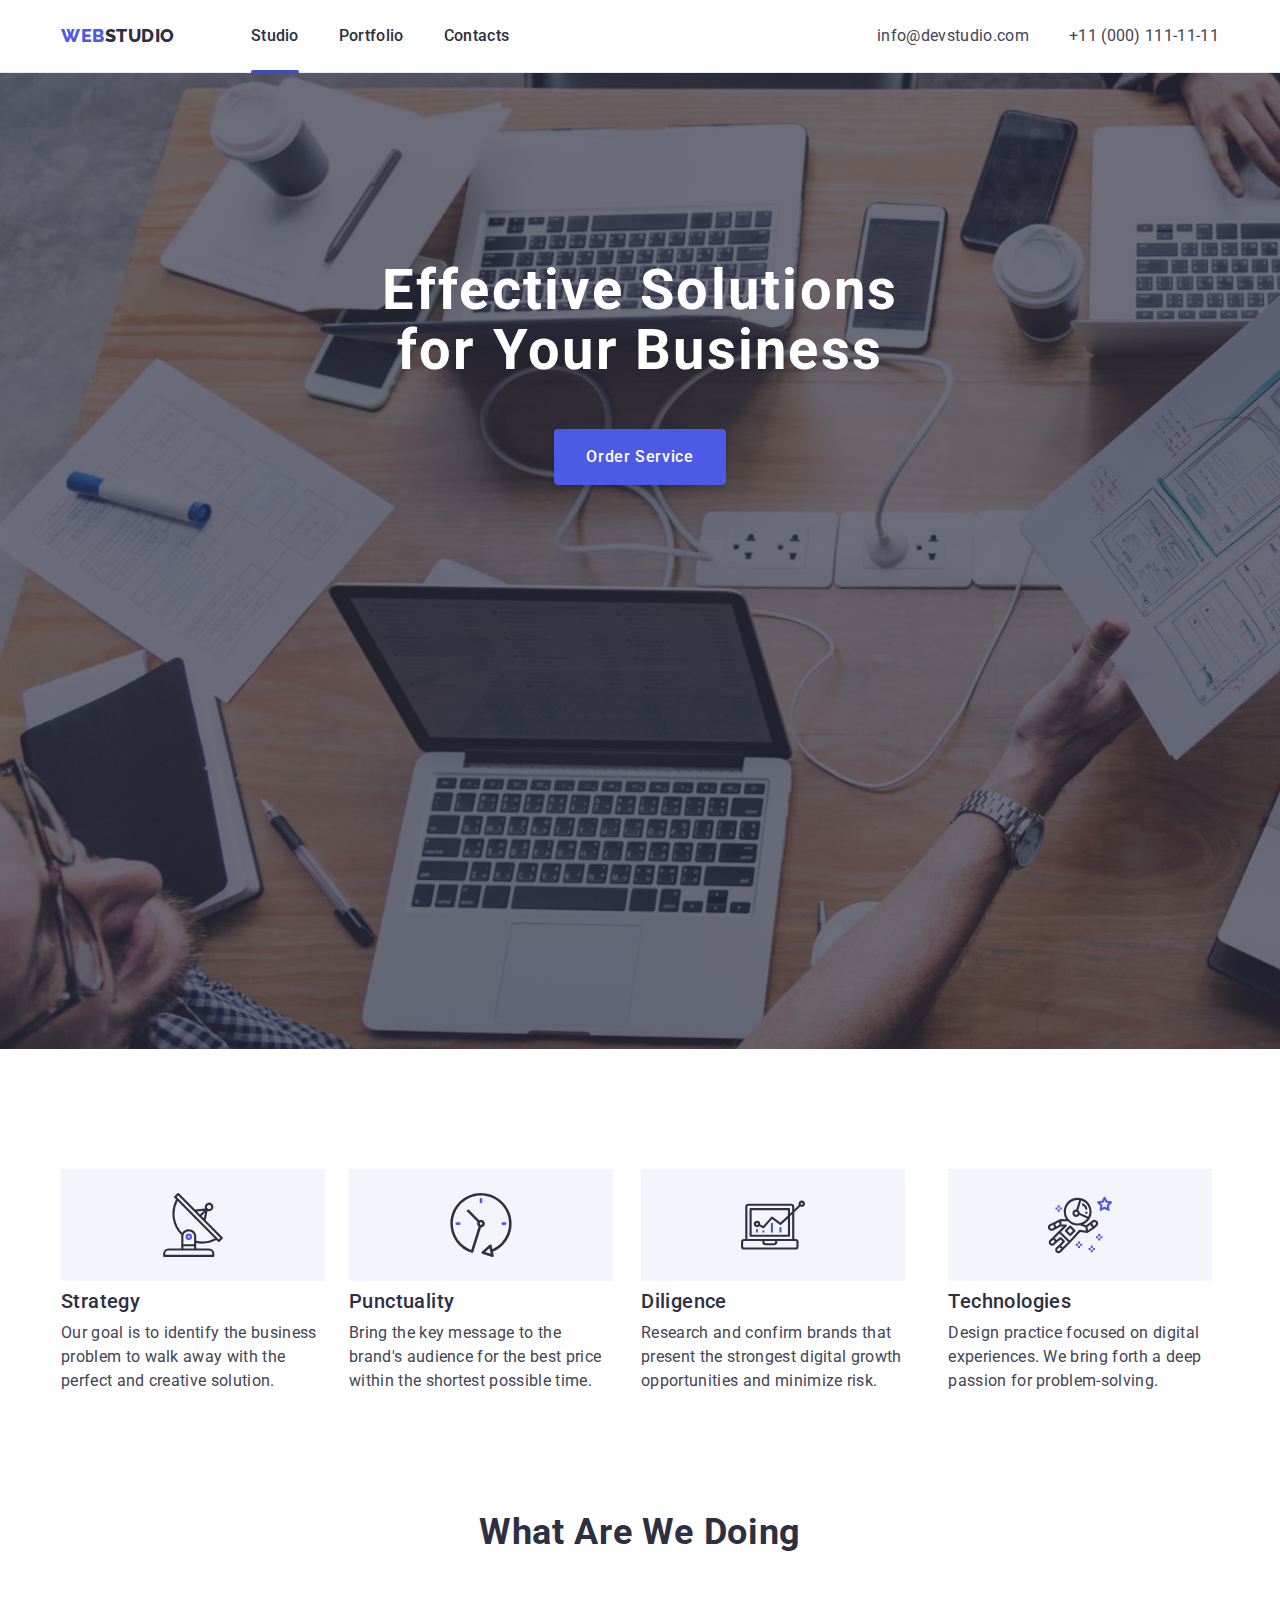
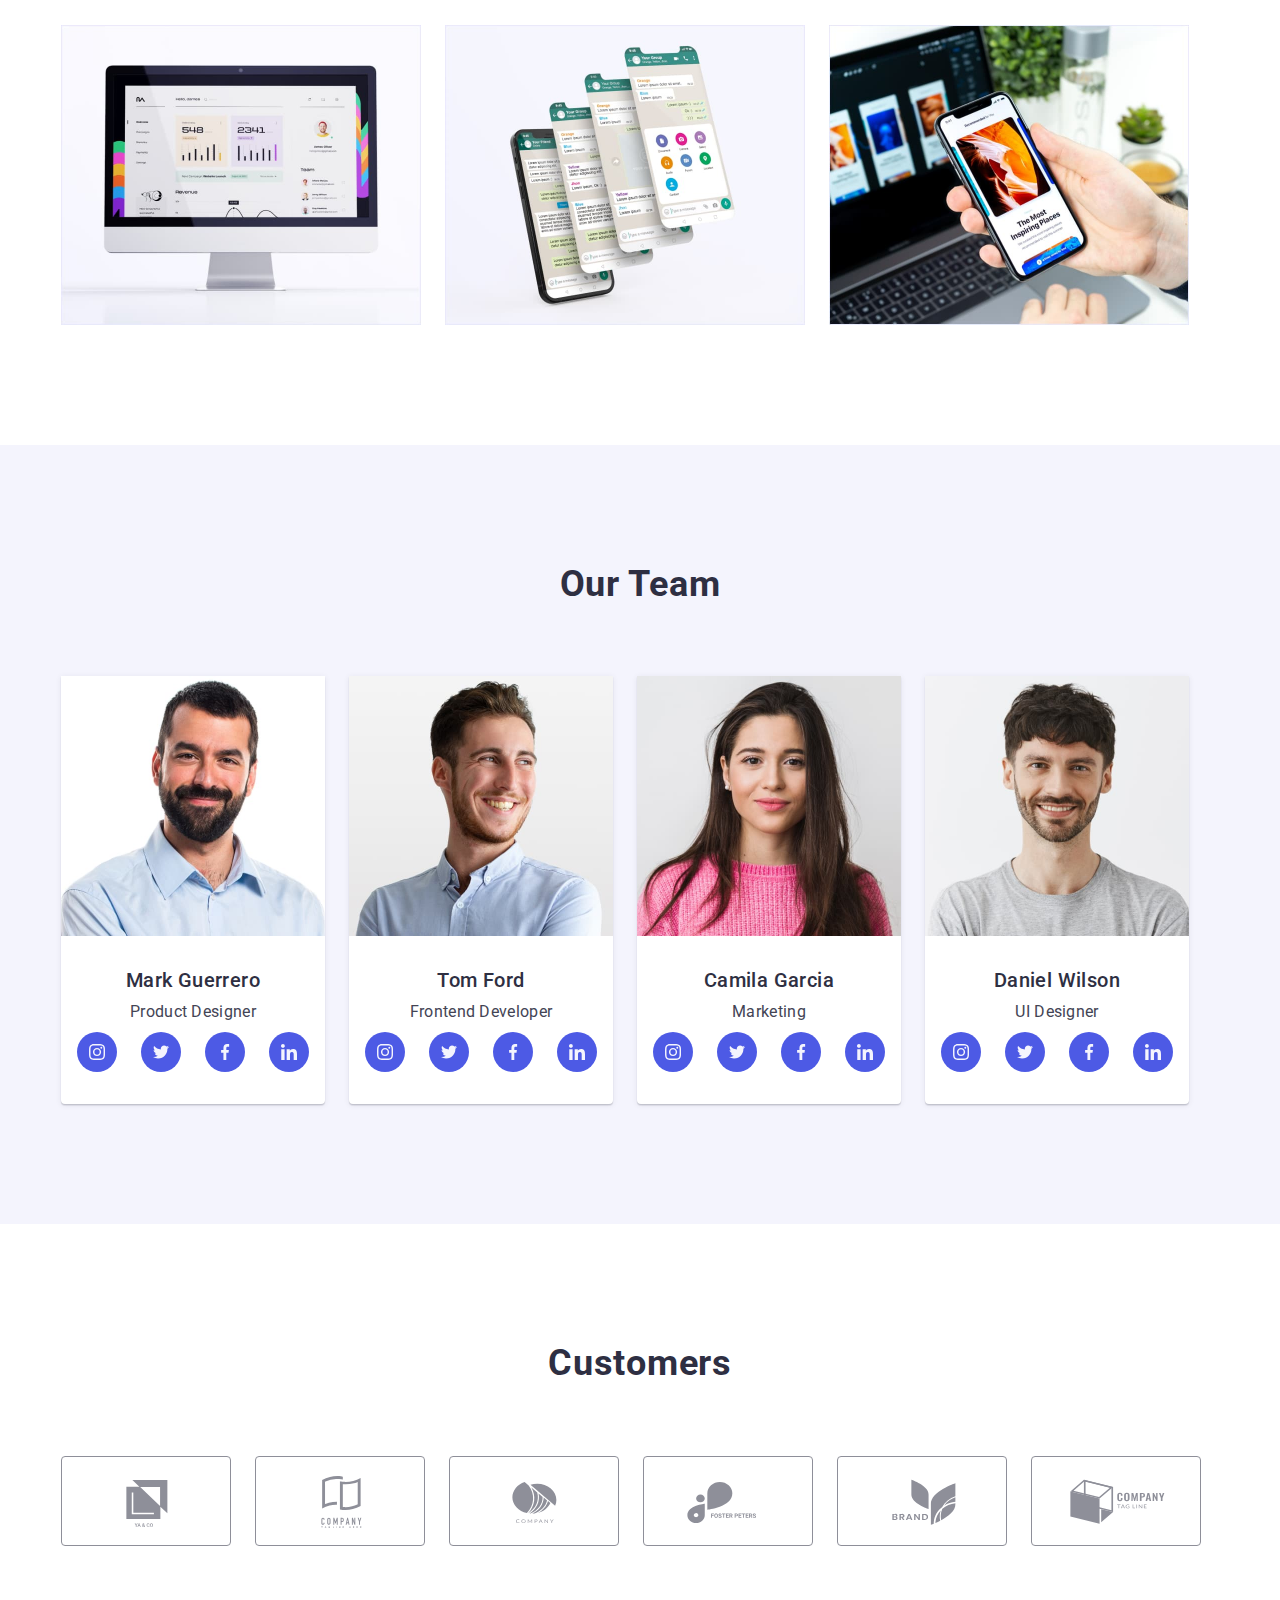
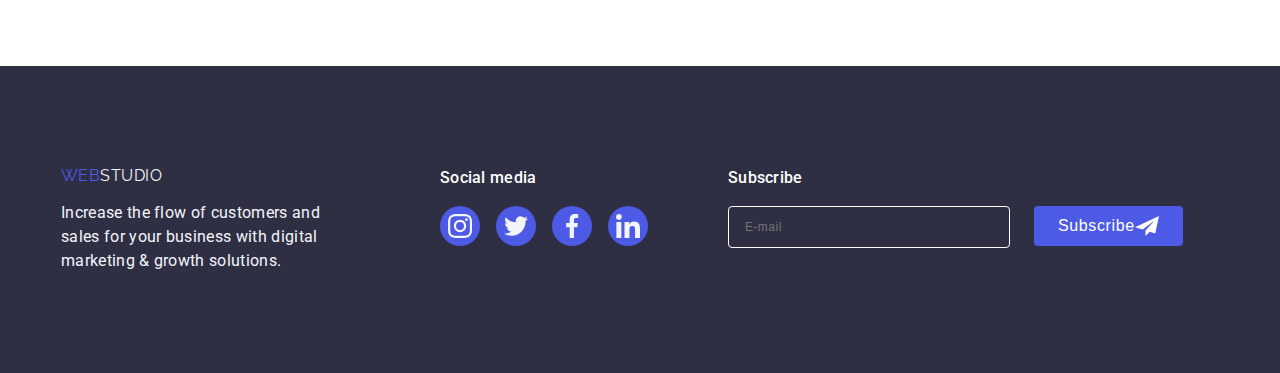
<file: index.html>
<!DOCTYPE html>
<html lang="en">
    <head>
        <meta charset="UTF-8" />
        <meta name="viewport" content="width=device-width, initial-scale=1.0" />
        <title>Studio</title>
        <link
            rel="stylesheet"
            href="https://cdnjs.cloudflare.com/ajax/libs/modern-normalize/2.0.0/modern-normalize.min.css"
            integrity="sha512-4xo8blKMVCiXpTaLzQSLSw3KFOVPWhm/TRtuPVc4WG6kUgjH6J03IBuG7JZPkcWMxJ5huwaBpOpnwYElP/m6wg=="
            crossorigin="anonymous"
            referrerpolicy="no-referrer"
        />
        <link rel="stylesheet" href="./css/styles.css" />
        <link rel="preconnect" href="https://fonts.googleapis.com" />
        <link rel="preconnect" href="https://fonts.gstatic.com" crossorigin />
        <link
            href="https://fonts.googleapis.com/css2?family=Raleway:wght@800&family=Roboto:wght@400;500;700;900&display=swap"
            rel="stylesheet"
        />
    </head>
    <body>
        <header>
            <div class="container header-container">
                <nav class="nav">
                    <a class="logo-header" href="./index.html"
                        ><span class="logo-web">WEB</span>STUDIO</a
                    >
                    <ul class="list menu-list">
                        <li>
                            <a class="menu current-link" href="./index.html"
                                >Studio</a
                            >
                        </li>
                        <li>
                            <a class="menu" href="./portfolio.html"
                                >Portfolio</a
                            >
                        </li>
                        <li>
                            <a class="menu" href="#">Contacts</a>
                        </li>
                    </ul>
                </nav>
                <address class="address">
                    <a class="contacts" href="mailto:info@devstudio.com"
                        >info@devstudio.com</a
                    >
                    <a class="contacts" href="tel:+110001111111"
                        >+11 (000) 111-11-11</a
                    >
                </address>
            </div>
        </header>
        <main>
            <section class="hero">
                <div class="container hero-container">
                    <h1 class="hero-text">
                        Effective Solutions for Your Business
                    </h1>
                    <button class="button-studio" type="button" data-modal-open>
                        Order Service
                    </button>
                </div>
            </section>
            <section class="section">
                <div class="container">
                    <ul class="offers list">
                        <li class="offer-position">
                            <div class="offers-icons-background">
                                <svg
                                    class="offers-icons"
                                    width="64"
                                    height="64"
                                >
                                    <use
                                        xlink:href="images/icons.svg#icon-antenna-1"
                                    ></use>
                                </svg>
                            </div>
                            <h3 class="offer">Strategy</h3>
                            <p class="offer-description">
                                Our goal is to identify the business problem to
                                walk away with the perfect and creative
                                solution.
                            </p>
                        </li>
                        <li class="offer-position">
                            <div class="offers-icons-background">
                                <svg
                                    class="offers-icons"
                                    width="64"
                                    height="64"
                                >
                                    <use
                                        xlink:href="images/icons.svg#icon-clock-1"
                                    ></use>
                                </svg>
                            </div>
                            <h3 class="offer">Punctuality</h3>
                            <p class="offer-description">
                                Bring the key message to the brand's audience
                                for the best price within the shortest possible
                                time.
                            </p>
                        </li>
                        <li class="offer-position">
                            <div class="offers-icons-background">
                                <svg
                                    class="offers-icons"
                                    width="64"
                                    height="64"
                                >
                                    <use
                                        xlink:href="images/icons.svg#icon-diagram-1"
                                    ></use>
                                </svg>
                            </div>
                            <h3 class="offer">Diligence</h3>
                            <p class="offer-description">
                                Research and confirm brands that present the
                                strongest digital growth opportunities and
                                minimize risk.
                            </p>
                        </li>
                        <li class="offer-position">
                            <div class="offers-icons-background">
                                <svg
                                    class="offers-icons"
                                    width="64"
                                    height="64"
                                >
                                    <use
                                        xlink:href="images/icons.svg#icon-astronaut-1"
                                    ></use>
                                </svg>
                            </div>
                            <h3 class="offer">Technologies</h3>
                            <p class="offer-description">
                                Design practice focused on digital experiences.
                                We bring forth a deep passion for
                                problem-solving.
                            </p>
                        </li>
                    </ul>
                </div>
            </section>
            <section class="section section-what-are-we-doing">
                <div class="container">
                    <h2 class="what-are-we-doing">What Are We Doing</h2>
                    <ul class="list what-are-we-doing-list">
                        <li>
                            <img
                                src="images/computer.jpg"
                                alt="Screen of computer"
                                width="360"
                                height="300"
                            />
                        </li>
                        <li>
                            <img
                                src="images/phone.jpg"
                                alt="Phone with four screenshots"
                                width="360"
                                height="300"
                            />
                        </li>
                        <li>
                            <img
                                src="images/phone-and-computer.jpg"
                                alt="Phone in a hand and computer on the background"
                                width="360"
                                height="300"
                            />
                        </li>
                    </ul>
                </div>
            </section>
            <section class="our-team-section section">
                <div class="container">
                    <h2 class="our-team">Our Team</h2>
                    <ul class="list our-team-list">
                        <li class="our-team-card">
                            <img
                                src="images/mark-guerrero.jpg"
                                alt="Happy man with dark hair and bread, dressed in blue shirt"
                                width="264"
                                height="260"
                            />
                            <div class="our-team-name">
                                <h3 class="name">Mark Guerrero</h3>
                                <p class="position">Product Designer</p>
                                <ul class="our-team-social-media">
                                    <li>
                                        <a class="our-team-link" href="#">
                                            <svg class="our-team-icon">
                                                <use
                                                    xlink:href="images/icons.svg#icon-instagram"
                                                ></use>
                                            </svg>
                                        </a>
                                    </li>
                                    <li>
                                        <a class="our-team-link" href="#">
                                            <svg class="our-team-icon">
                                                <use
                                                    xlink:href="images/icons.svg#icon-twitter"
                                                ></use>
                                            </svg>
                                        </a>
                                    </li>
                                    <li>
                                        <a class="our-team-link" href="#">
                                            <svg class="our-team-icon">
                                                <use
                                                    xlink:href="images/icons.svg#icon-facebook"
                                                ></use>
                                            </svg>
                                        </a>
                                    </li>
                                    <li>
                                        <a class="our-team-link" href="#">
                                            <svg class="our-team-icon">
                                                <use
                                                    xlink:href="images/icons.svg#icon-linkedin"
                                                ></use>
                                            </svg>
                                        </a>
                                    </li>
                                </ul>
                            </div>
                        </li>
                        <li class="our-team-card">
                            <img
                                src="images/tom-ford.jpg"
                                alt="Happy man with blond hair and bread, dressed in blue shirt"
                                width="264"
                                height="260"
                            />
                            <div class="our-team-name">
                                <h3 class="name">Tom Ford</h3>
                                <p class="position">Frontend Developer</p>
                                <ul class="our-team-social-media">
                                    <li>
                                        <a class="our-team-link" href="#">
                                            <svg class="our-team-icon">
                                                <use
                                                    xlink:href="images/icons.svg#icon-instagram"
                                                ></use>
                                            </svg>
                                        </a>
                                    </li>
                                    <li>
                                        <a class="our-team-link" href="#">
                                            <svg class="our-team-icon">
                                                <use
                                                    xlink:href="images/icons.svg#icon-twitter"
                                                ></use>
                                            </svg>
                                        </a>
                                    </li>
                                    <li>
                                        <a class="our-team-link" href="#">
                                            <svg class="our-team-icon">
                                                <use
                                                    xlink:href="images/icons.svg#icon-facebook"
                                                ></use>
                                            </svg>
                                        </a>
                                    </li>
                                    <li>
                                        <a class="our-team-link" href="#">
                                            <svg class="our-team-icon">
                                                <use
                                                    xlink:href="images/icons.svg#icon-linkedin"
                                                ></use>
                                            </svg>
                                        </a>
                                    </li>
                                </ul>
                            </div>
                        </li>
                        <li class="our-team-card">
                            <img
                                src="images/camila-garcia.jpg"
                                alt="Happy woman with long dark hair dressed in pink sweater"
                                width="264"
                                height="260"
                            />
                            <div class="our-team-name">
                                <h3 class="name">Camila Garcia</h3>
                                <p class="position">Marketing</p>
                                <ul class="our-team-social-media">
                                    <li>
                                        <a class="our-team-link" href="#">
                                            <svg class="our-team-icon">
                                                <use
                                                    xlink:href="images/icons.svg#icon-instagram"
                                                ></use>
                                            </svg>
                                        </a>
                                    </li>
                                    <li>
                                        <a class="our-team-link" href="#">
                                            <svg class="our-team-icon">
                                                <use
                                                    xlink:href="images/icons.svg#icon-twitter"
                                                ></use>
                                            </svg>
                                        </a>
                                    </li>
                                    <li>
                                        <a class="our-team-link" href="#">
                                            <svg class="our-team-icon">
                                                <use
                                                    xlink:href="images/icons.svg#icon-facebook"
                                                ></use>
                                            </svg>
                                        </a>
                                    </li>
                                    <li>
                                        <a class="our-team-link" href="#">
                                            <svg class="our-team-icon">
                                                <use
                                                    xlink:href="images/icons.svg#icon-linkedin"
                                                ></use>
                                            </svg>
                                        </a>
                                    </li>
                                </ul>
                            </div>
                        </li>
                        <li class="our-team-card">
                            <img
                                src="images/daniel-wilson.jpg"
                                alt="Happy man with dark hair and bread, dressed in blue shirt"
                                width="264"
                                height="260"
                            />
                            <div class="our-team-name">
                                <h3 class="name">Daniel Wilson</h3>
                                <p class="position">UI Designer</p>
                                <ul class="our-team-social-media">
                                    <li>
                                        <a class="our-team-link" href="#">
                                            <svg class="our-team-icon">
                                                <use
                                                    xlink:href="images/icons.svg#icon-instagram"
                                                ></use>
                                            </svg>
                                        </a>
                                    </li>
                                    <li>
                                        <a class="our-team-link" href="#">
                                            <svg class="our-team-icon">
                                                <use
                                                    xlink:href="images/icons.svg#icon-twitter"
                                                ></use>
                                            </svg>
                                        </a>
                                    </li>
                                    <li>
                                        <a class="our-team-link" href="#">
                                            <svg class="our-team-icon">
                                                <use
                                                    xlink:href="images/icons.svg#icon-facebook"
                                                ></use>
                                            </svg>
                                        </a>
                                    </li>
                                    <li>
                                        <a class="our-team-link" href="#">
                                            <svg class="our-team-icon">
                                                <use
                                                    xlink:href="images/icons.svg#icon-linkedin"
                                                ></use>
                                            </svg>
                                        </a>
                                    </li>
                                </ul>
                            </div>
                        </li>
                    </ul>
                </div>
            </section>
            <section class="section">
                <div class="container">
                    <h2 class="customers">Customers</h2>
                    <ul class="customers-list">
                        <li>
                            <a href="#">
                                <div class="customers-card">
                                    <svg class="customers-icon">
                                        <use
                                            xlink:href="images/icons.svg#icon-Client-1"
                                        ></use>
                                    </svg>
                                </div>
                            </a>
                        </li>
                        <li>
                            <a class="customers-card" href="#">
                                <svg class="customers-icon">
                                    <use
                                        xlink:href="images/icons.svg#icon-Client-2"
                                    ></use>
                                </svg>
                            </a>
                        </li>
                        <li>
                            <a href="#">
                                <div class="customers-card">
                                    <svg class="customers-icon">
                                        <use
                                            xlink:href="images/icons.svg#icon-Client-3"
                                        ></use>
                                    </svg>
                                </div>
                            </a>
                        </li>
                        <li>
                            <a href="#">
                                <div class="customers-card">
                                    <svg class="customers-icon">
                                        <use
                                            xlink:href="images/icons.svg#icon-Client-4"
                                        ></use>
                                    </svg>
                                </div>
                            </a>
                        </li>
                        <li>
                            <a href="#">
                                <div class="customers-card">
                                    <svg class="customers-icon">
                                        <use
                                            xlink:href="images/icons.svg#icon-Client-5"
                                        ></use>
                                    </svg>
                                </div>
                            </a>
                        </li>
                        <li>
                            <a href="#">
                                <div class="customers-card">
                                    <svg class="customers-icon">
                                        <use
                                            xlink:href="images/icons.svg#icon-Client-6"
                                        ></use>
                                    </svg>
                                </div>
                            </a>
                        </li>
                    </ul>
                </div>
            </section>
        </main>
        <footer class="footer">
            <div class="container footer-container">
                <div>
                    <a class="logo-footer" href="./index.html"
                        ><span class="logo-web">WEB</span>STUDIO</a
                    >
                    <p class="footer-text">
                        Increase the flow of customers and<br />sales for your
                        business with digital<br />marketing & growth solutions.
                    </p>
                </div>
                <div class="footer-social-media">
                    <h3 class="footer-social-media-header">Social media</h3>
                    <ul class="footer-social-media-list">
                        <li>
                            <a class="footer-social-media-link" href="#">
                                <svg class="footer-social-media-icon">
                                    <use
                                        xlink:href="images/icons.svg#icon-instagram"
                                    ></use>
                                </svg>
                            </a>
                        </li>
                        <li>
                            <a class="footer-social-media-link" href="#">
                                <svg class="footer-social-media-icon">
                                    <use
                                        xlink:href="images/icons.svg#icon-twitter"
                                    ></use>
                                </svg>
                            </a>
                        </li>
                        <li>
                            <a class="footer-social-media-link" href="#">
                                <svg class="footer-social-media-icon">
                                    <use
                                        xlink:href="images/icons.svg#icon-facebook"
                                    ></use>
                                </svg>
                            </a>
                        </li>
                        <li>
                            <a class="footer-social-media-link" href="#">
                                <svg class="footer-social-media-icon">
                                    <use
                                        xlink:href="images/icons.svg#icon-linkedin"
                                    ></use>
                                </svg>
                            </a>
                        </li>
                    </ul>
                </div>
                <div>
                    <form class="form-subscribe">
                        <label for="subscribe" class="label-subscribe">
                            Subscribe
                            <input
                                id="subscribe"
                                class="input-subscribe"
                                type="email"
                                name="email"
                                placeholder="E-mail"
                                required
                            />
                        </label>
                        <button type="submit" class="button-subscribe">
                            Subscribe
                            <svg class="send-icon">
                                <use
                                    href="images/icons.svg#icon-plane-icon"
                                ></use>
                            </svg>
                        </button>
                    </form>
                </div>
            </div>
        </footer>
        <div class="backdrop is-hidden" data-modal>
            <div class="modal">
                <button
                    type="button"
                    class="modal-close-button"
                    data-modal-close
                >
                    <svg class="modal-close-button-icon">
                        <use
                            xlink:href="./images/icons.svg#icon-close-black"
                        ></use>
                    </svg>
                </button>
                <h2 class="modal-header">
                    Leave your contacts and we will call you back
                </h2>
                <form class="modal-form">
                    <label for="name" class="modal-label"
                        >Name
                        <div class="input-wrapper">
                            <svg class="modal-icon">
                                <use
                                    href="images/icons.svg#icon-person-icon"
                                ></use>
                            </svg>
                            <input
                                name="name"
                                id="name"
                                type="text"
                                class="modal-input"
                                required
                            />
                        </div>
                    </label>
                    <label for="phone" class="modal-label">
                        Phone
                        <div class="input-wrapper">
                            <svg class="modal-icon">
                                <use
                                    href="images/icons.svg#icon-phone-icon"
                                ></use>
                            </svg>
                            <input
                                name="phone"
                                id="phone"
                                type="number"
                                class="modal-input"
                                required
                            />
                        </div>
                    </label>
                    <label for="email-contact" class="modal-label">
                        Email
                        <div class="input-wrapper">
                            <svg class="modal-icon">
                                <use
                                    href="images/icons.svg#icon-mail-icon"
                                ></use>
                            </svg>
                            <input
                                name="email"
                                id="email-contact"
                                type="email"
                                class="modal-input"
                                required
                            />
                        </div>
                    </label>
                    <label for="comment" class="modal-label">
                        Comment
                        <textarea
                            name="comment"
                            id="comment"
                            type="text"
                            placeholder="Text input"
                            class="modal-textarea"
                        ></textarea>
                    </label>
                    <input
                        type="checkbox"
                        id="user-agreement"
                        name="user-agreement"
                        value="true"
                        class="modal-checkbox visually-hidden"
                        required
                    />
                    <label for="user-agreement" class="checkbox-label">
                        <span class="modal-check-icon">
                            <svg
                                class="checkbox-icon"
                                width="14px"
                                height="14px"
                            >
                                <use href="images/icons.svg#icon-check"></use>
                            </svg>
                        </span>
                        I accept the terms and conditions of the
                        <a class="privacy-policy-link" href="#"
                            >Privacy Policy
                        </a>
                    </label>
                    <button type="submit" class="modal-button-send">
                        Send
                    </button>
                </form>
            </div>
        </div>
        <script src="./js/modal.js"></script>
    </body>
</html>
</file>
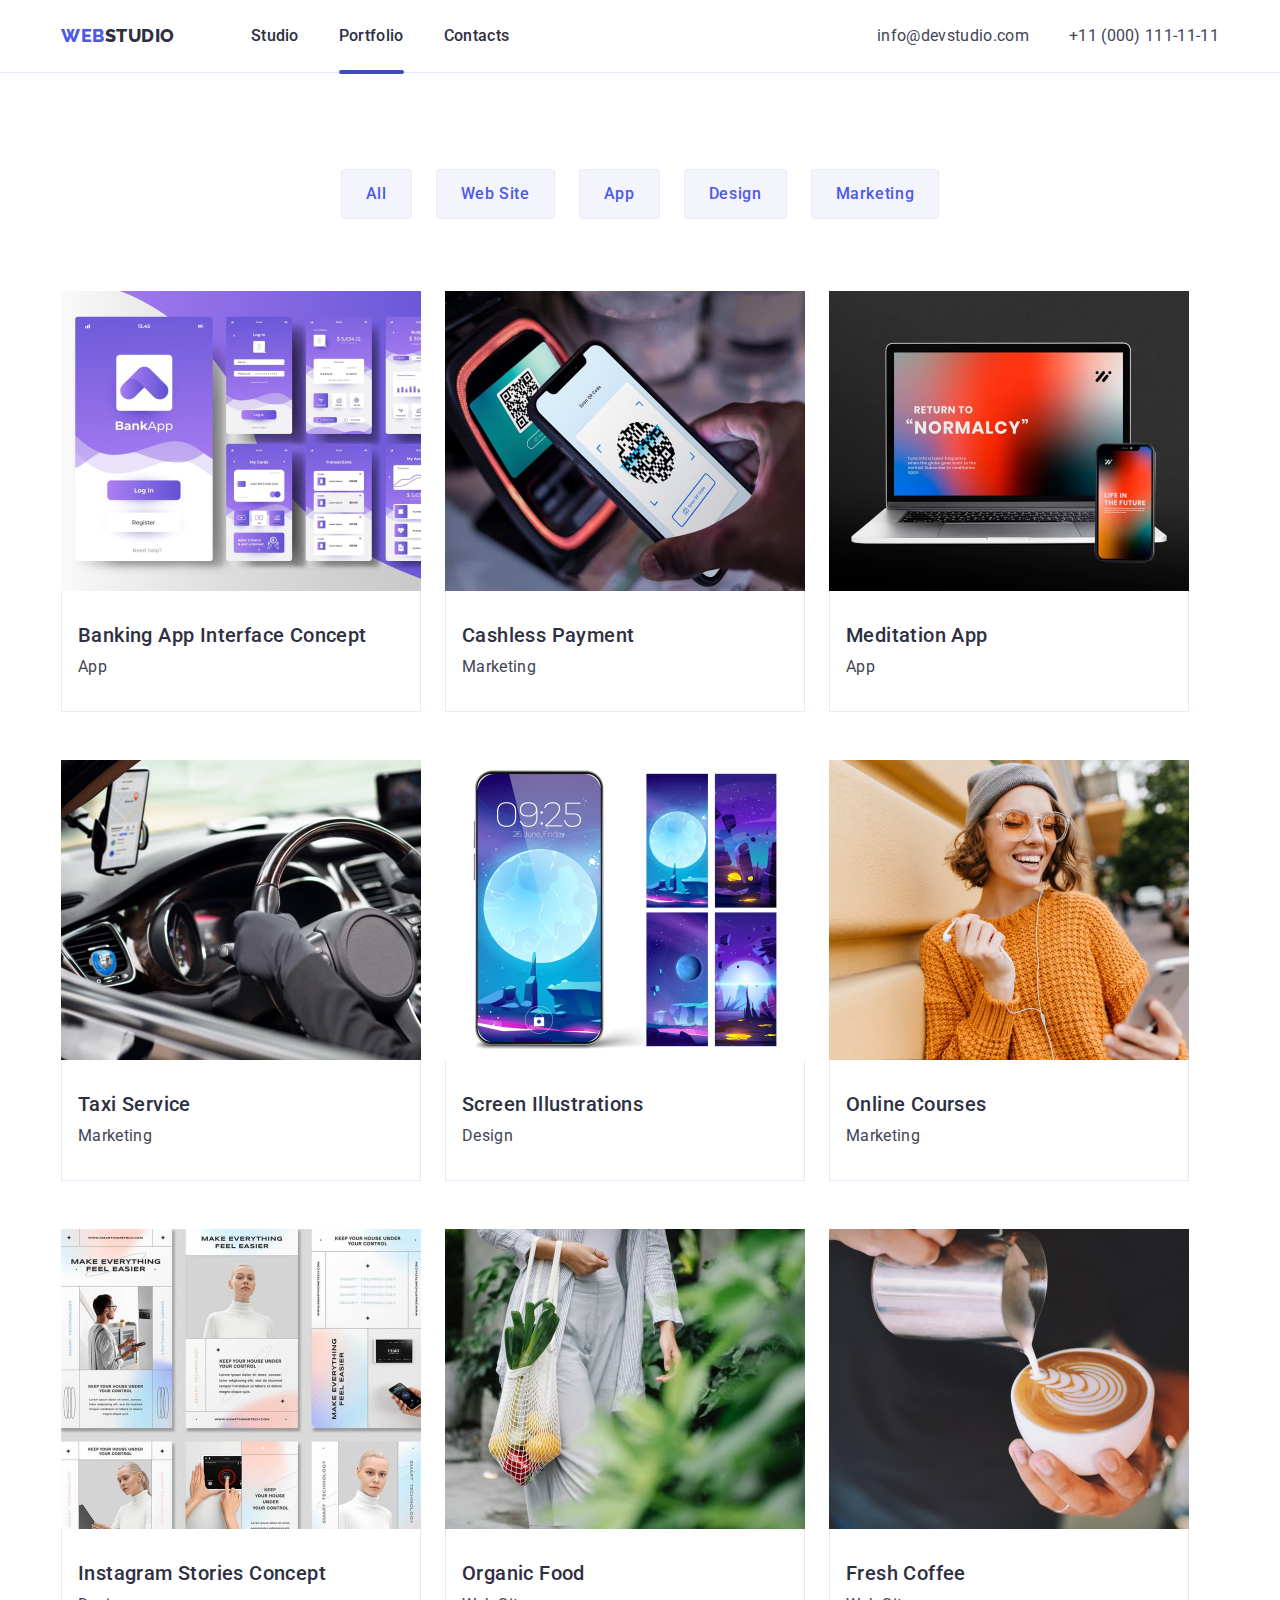
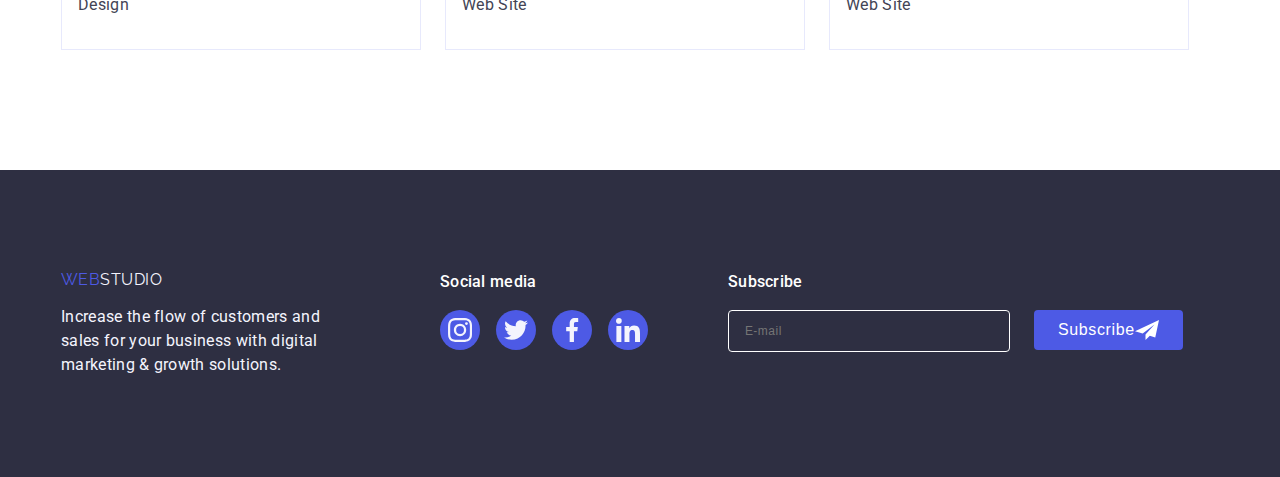
<file: portfolio.html>
<!DOCTYPE html>
<html lang="en">
    <head>
        <meta charset="UTF-8" />
        <meta name="viewport" content="width=device-width, initial-scale=1.0" />
        <title>Portfolio</title>
        <link
            rel="stylesheet"
            href="https://cdnjs.cloudflare.com/ajax/libs/modern-normalize/2.0.0/modern-normalize.min.css"
            integrity="sha512-4xo8blKMVCiXpTaLzQSLSw3KFOVPWhm/TRtuPVc4WG6kUgjH6J03IBuG7JZPkcWMxJ5huwaBpOpnwYElP/m6wg=="
            crossorigin="anonymous"
            referrerpolicy="no-referrer"
        />
        <link rel="stylesheet" href="./css/styles.css" />
        <link rel="preconnect" href="https://fonts.googleapis.com" />
        <link rel="preconnect" href="https://fonts.gstatic.com" crossorigin />
        <link
            href="https://fonts.googleapis.com/css2?family=Raleway:wght@800&family=Roboto:wght@400;500;700;900&display=swap"
            rel="stylesheet"
        />
    </head>
    <body>
    <header>
        <div class="container header-container">
            <nav class="nav">
                <a class="logo-header" href="./index.html"
                    ><span class="logo-web">WEB</span>STUDIO</a
                >
                <ul class="list menu-list">
                    <li><a class="menu" href="./index.html">Studio</a></li>
                    <li>
                        <a class="menu current-link" href="./portfolio.html">Portfolio</a>
                    </li>
                    <li><a class="menu" href="#">Contacts</a></li>
                </ul>
            </nav>
            <address class="address">
                <a class="contacts" href="mailto:info@devstudio.com"
                    >info@devstudio.com</a
                >
                <a class="contacts" href="tel:+110001111111"
                    >+11 (000) 111-11-11</a
                >
            </address>
        </div>
    </header>
    <body>
    <main>
        <section class="section-buttons-portfolio">
            <div class="container">
                <h1 class="visually-hidden">portfolio</h1>
                <ul class="list buttons-list">
                    <li>
                        <button class="button-portfolio" type="button">
                            All
                        </button>
                    </li>
                    <li>
                        <button class="button-portfolio" type="button">
                            Web Site
                        </button>
                    </li>
                    <li>
                        <button class="button-portfolio" type="button">
                            App
                        </button>
                    </li>
                    <li>
                        <button class="button-portfolio" type="button">
                            Design
                        </button>
                    </li>
                    <li>
                        <button class="button-portfolio" type="button">
                            Marketing
                        </button>
                    </li>
                </ul>
                <ul class="portfolio-elements list">
                    <li class="portfolio-card">
                        <div class="card-image-overlay">
                        <img
                            class="portfolio-image"
                            src="images/bankapp-screens.jpg"
                            alt="Purple and white screenshots from BankApp"
                            width="360"
                            height="300"
                        />
                            <div class="card-image-description">
                                <p>
                                14 Stylish and User-Friendly App Design Concepts · Task Manager App · Calorie Tracker App · Exotic Fruit Ecommerce App · Cloud Storage App
                                </p>
                            </div>
                        </div>
                        <div class="portfolio-name">
                            <h3 class="portfolio-elements-heading">
                                Banking App Interface Concept
                            </h3>
                            <p class="portfolio-elements-category">App</p>
                        </div>
                    </li>
                    <li class="portfolio-card">
                        <div class="card-image-overlay">
                        <img
                            class="portfolio-image"
                            src="images/cashless-payment.jpg"
                            alt="phone in a hand with qr code on a screen"
                            width="360"
                            height="300"
                        />
                        <div class="card-image-description">
                            <p>
                            14 Stylish and User-Friendly App Design Concepts · Task Manager App · Calorie Tracker App · Exotic Fruit Ecommerce App · Cloud Storage App
                            </p>
                        </div>  
                    </div>
                        <div class="portfolio-name">
                            <h3 class="portfolio-elements-heading">
                                Cashless Payment
                            </h3>
                            <p class="portfolio-elements-category">Marketing</p>
                        </div>
                    </li>
                    <li class="portfolio-card">
                        <div class="card-image-overlay">
                        <img
                            class="portfolio-image"
                            src="images/meditation-app.jpg"
                            alt="desktop and phone with colorful screens on the black background"
                            width="360"
                            height="300"
                        />
                        <div class="card-image-description">
                            <p>
                            14 Stylish and User-Friendly App Design Concepts · Task Manager App · Calorie Tracker App · Exotic Fruit Ecommerce App · Cloud Storage App
                            </p>
                        </div>
                    </div>
                        <div class="portfolio-name">
                            <h3 class="portfolio-elements-heading">
                                Meditation App
                            </h3>
                            <p class="portfolio-elements-category">App</p>
                        </div>
                    </li>
                    <li class="portfolio-card">
                        <div class="card-image-overlay">
                        <img
                            class="portfolio-image"
                            src="images/taxi-service.jpg"
                            alt="car cockpit with hands in black gloves"
                            width="360"
                            height="300"
                        />
                        <div class="card-image-description">
                            <p>
                            14 Stylish and User-Friendly App Design Concepts · Task Manager App · Calorie Tracker App · Exotic Fruit Ecommerce App · Cloud Storage App
                            </p>
                        </div>
                    </div>
                        <div class="portfolio-name">
                            <h3 class="portfolio-elements-heading">
                                Taxi Service
                            </h3>
                            <p class="portfolio-elements-category">Marketing</p>
                        </div>
                    </li>
                    <li class="portfolio-card">
                        <div class="card-image-overlay">
                        <img
                            class="portfolio-image"
                            src="images/screen-illustrations.jpg"
                            alt="phone with moon on the wallpaper and four screenshots next to phone"
                            width="360"
                            height="300"
                        />
                        <div class="card-image-description">
                            <p>
                            14 Stylish and User-Friendly App Design Concepts · Task Manager App · Calorie Tracker App · Exotic Fruit Ecommerce App · Cloud Storage App
                            </p>
                        </div>
                    </div>
                        <div class="portfolio-name">
                            <h3 class="portfolio-elements-heading">
                                Screen Illustrations
                            </h3>
                            <p class="portfolio-elements-category">Design</p>
                        </div>
                    </li>
                    <li class="portfolio-card">
                        <div class="card-image-overlay">
                        <img
                            class="portfolio-image"
                            src="images/online-courses.jpg"
                            alt="happy woman in yellow sweater and grey hat looking at the phone"
                            width="360"
                            height="300"
                        />
                        <div class="card-image-description">
                            <p>
                            14 Stylish and User-Friendly App Design Concepts · Task Manager App · Calorie Tracker App · Exotic Fruit Ecommerce App · Cloud Storage App
                            </p>
                        </div>
                    </div>
                        <div class="portfolio-name">
                            <h3 class="portfolio-elements-heading">
                                Online Courses
                            </h3>
                            <p class="portfolio-elements-category">Marketing</p>
                        </div>
                    </li>
                    <li class="portfolio-card">
                        <div class="card-image-overlay">
                        <img
                            class="portfolio-image"
                            src="images/instagram-stories-concept.jpg"
                            alt="six screenshots with example of instagram stories concept"
                            width="360"
                            height="300"
                        />
                        <div class="card-image-description">
                            <p>
                            14 Stylish and User-Friendly App Design Concepts · Task Manager App · Calorie Tracker App · Exotic Fruit Ecommerce App · Cloud Storage App
                            </p>
                        </div>
                    </div>
                        <div class="portfolio-name">
                            <h3 class="portfolio-elements-heading">
                                Instagram Stories Concept
                            </h3>
                            <p class="portfolio-elements-category">Design</p>
                        </div>
                    </li>
                    <li class="portfolio-card">
                        <div class="card-image-overlay">
                        <img
                            class="portfolio-image"
                            src="images/organic-food.jpg"
                            alt="person in gray clothes with vegetables in the mesh bag"
                            width="360"
                            height="300"
                        />
                        <div class="card-image-description">
                            <p>
                            14 Stylish and User-Friendly App Design Concepts · Task Manager App · Calorie Tracker App · Exotic Fruit Ecommerce App · Cloud Storage App
                            </p>
                        </div>
                    </div>
                        <div class="portfolio-name">
                            <h3 class="portfolio-elements-heading">
                                Organic Food
                            </h3>
                            <p class="portfolio-elements-category">Web Site</p>
                        </div>                 
                    </li>
                    <li class="portfolio-card">
                        <div class="card-image-overlay">
                        <img
                            class="portfolio-image"
                            src="images/fresh-coffee.jpg"
                            alt="making a milk ornaments on coffee in the cup"
                            width="360"
                            height="300"
                        />
                        <div class="card-image-description">
                            <p>
                            14 Stylish and User-Friendly App Design Concepts · Task Manager App · Calorie Tracker App · Exotic Fruit Ecommerce App · Cloud Storage App
                            </p>
                        </div>
                    </div>
                        <div class="portfolio-name">
                            <h3 class="portfolio-elements-heading">
                                Fresh Coffee
                            </h3>
                            <p class="portfolio-elements-category">Web Site</p>
                        </div>            
                    </li>
                </ul>
            </div>
        </section>
    </main>
    <footer class="footer">
        <div class="container footer-container">
            <div>
                <a class="logo-footer" href="./index.html"
                    ><span class="logo-web">WEB</span>STUDIO</a
                >
                <p class="footer-text">
                    Increase the flow of customers and<br />sales for your
                    business with digital<br />marketing & growth solutions.
                </p>
            </div>
            <div class="footer-social-media">
                <h3 class="footer-social-media-header">Social media</h3>
                <ul class="footer-social-media-list">
                    <li>
                        <a class="footer-social-media-link" href="#">
                            <svg class="footer-social-media-icon">
                                <use
                                    xlink:href="images/icons.svg#icon-instagram"
                                ></use>
                            </svg>
                        </a>
                    </li>
                    <li>
                        <a class="footer-social-media-link" href="#">
                            <svg class="footer-social-media-icon">
                                <use
                                    xlink:href="images/icons.svg#icon-twitter"
                                ></use>
                            </svg>
                        </a>
                    </li>
                    <li>
                        <a class="footer-social-media-link" href="#">
                            <svg class="footer-social-media-icon">
                                <use
                                    xlink:href="images/icons.svg#icon-facebook"
                                ></use>
                            </svg>
                        </a>
                    </li>
                    <li>
                        <a class="footer-social-media-link" href="#">
                            <svg class="footer-social-media-icon">
                                <use
                                    xlink:href="images/icons.svg#icon-linkedin"
                                ></use>
                            </svg>
                        </a>
                    </li>
                </ul>
            </div>
            <div>
                <form class="form-subscribe">
                    <label for="subscribe" class="label-subscribe">
                        Subscribe
                        <input
                            id="subscribe"
                            class="input-subscribe"
                            type="email"
                            name="email"
                            placeholder="E-mail"
                            required
                        />
                    </label>
                    <button type="submit" class="button-subscribe">
                        Subscribe
                        <svg class="send-icon">
                            <use
                                href="images/icons.svg#icon-plane-icon"
                            ></use>
                        </svg>
                    </button>
                </form>
            </div>
        </div>
    </footer>
</body>
</html>
</file>
<file: css/styles.css>
:root {
    --brand-color: #2e2f42;
    --brand-color-2: #434455;
    --brand-logo-color: #4d5ae5;
    --active-hover-color: #404bbf;
    --tr-function: cubic-bezier(0.4, 0, 0.2, 1);
    --tr-duration: 250ms;
    --transition: var(--tr-function) var(--tr-duration);
}

* {
    margin: 0;
    padding: 0;
}

h1,
h2,
h3,
h4,
h5,
h6 {
    margin: 0;
}

img {
    display: block;
    max-width: 100%;
    height: auto;
}

button {
    cursor: pointer;
    border: none;
    border-radius: 4px;
}

ul,
ol {
    list-style: none;
    margin: 0;
    padding-left: 0;
}

a {
    text-decoration: none;
}

body {
    font-family: "Roboto", sans-serif;
    color: var(--brand-color);
    background-color: #ffffff;
}

.visually-hidden {
    position: absolute;
    width: 1px;
    height: 1px;
    margin: -1px;
    border: 0;
    padding: 0;

    white-space: nowrap;
    clip-path: inset(100%);
    clip: rect(0 0 0 0);
    overflow: hidden;
}

.is-hidden {
    pointer-events: none;
    visibility: hidden;
    opacity: 0;
}

.list {
    list-style: none;
}

.container {
    width: 1158px;
    padding: 0px 15px;
    margin: 0 auto;
}

header {
    border-bottom: 1px solid var(--cornflower, #e7e9fc);
}

.header-container {
    display: flex;
    align-items: center;
}

.section {
    padding: 120px 0px;
}

.nav {
    display: inline-flex;
    gap: 76px;
    align-items: center;
}

.logo-header {
    font-family: "Raleway", sans-serif;
    font-weight: 800;
    color: var(--brand-color);
    text-decoration: none;
    font-size: 18px;
    line-height: 1.16;
    letter-spacing: 0.03em;
    padding: 24px 0px;
}

.logo-header:hover,
.logoheader:focus {
    color: var(--brand-color-2);
    transition: color var(--transition);
}

.logo-footer {
    color: #f4f4fd;
    text-decoration: none;
    font-family: "Raleway", sans-serif;
    letter-spacing: 0.03em;
    margin-bottom: 16px;
    display: block;
}

.logo-web {
    color: var(--brand-logo-color);
}

.menu-list {
    display: flex;
    padding: 24px 0px;
    margin: 0;
    display: inline-flex;
    gap: 40px;
}

.address {
    display: flex;
    gap: 40px;
    margin-left: auto;
}

.menu,
.contacts {
    font-size: 16px;
    line-height: 1.5;
    text-decoration: none;
    font-style: normal;
    letter-spacing: 0.02em;
}

.menu {
    font-weight: 500;
    color: var(--brand-color);
}

.menu:hover,
.menu:focus {
    color: var(--active-hover-color);
    transition: color var(--transition);
}

.current-link {
    position: relative;
}

.current-link::after {
    content: "";
    display: block;
    position: absolute;
    top: 44px;
    width: 100%;
    height: 4px;
    border-radius: 2px;
    background-color: var(--active-hover-color);
}

.contacts {
    color: var(--brand-color-2);
}

.contacts:hover,
.contacts:focus {
    color: var(--active-hover-color);
    transition: color var(--transition);
}

.hero {
    background-color: var(--brand-color);
    padding: 188px 0;
    background-image: linear-gradient(
            to bottom,
            rgba(46, 47, 66, 0.7),
            rgba(46, 47, 66, 0.7)
        ),
        url(../images/hero-image.jpg);
    background-size: cover;
    background-repeat: no-repeat;
    max-width: 1440px;
    height: 600px;
    margin: 0 auto;
}

.hero-text {
    color: #ffffff;
    text-align: center;
    font-size: 56px;
    font-weight: 700;
    line-height: 1.07;
    letter-spacing: 0.04em;
    width: 600px;
    margin: 0 auto;
    margin-bottom: 48px;
}

.button-studio {
    background-color: var(--brand-logo-color);
    color: #ffffff;
    font-weight: 500;
    font-size: 16px;
    line-height: 1.5;
    font-family: "Roboto", sans-serif;
    cursor: pointer;
    letter-spacing: 0.04em;
    padding: 16px 32px;
    border-radius: 4px;
    box-shadow: 0px 4px 4px 0px rgba(0, 0, 0, 0.15);
    display: block;
    margin: 0 auto;
    border: none;
}

.button-studio:hover,
.button-studio:focus {
    background-color: var(--active-hover-color);
    transition: background-color var(--transition);
}

.button-portfolio {
    background-color: #e7e9fc;
    color: var(--brand-logo-color);
    font-size: 16px;
    line-height: 1.5;
    font-weight: 500;
    text-align: center;
    cursor: pointer;
    font-family: "Roboto", sans-serif;
    letter-spacing: 0.04em;
    padding: 12px 24px;
    border-radius: 4px;
    border: 1px solid var(--cornflower, #e7e9fc);
    background: var(--cloud, #f4f4fd);
}

.buttons-list {
    display: flex;
    gap: 24px;
    justify-content: center;
    align-items: center;
    margin-bottom: 72px;
}

.button-portfolio:hover,
.button-portfolio:focus {
    background-color: var(--active-hover-color);
    color: #ffffff;
    box-shadow: 0px 2px 2px 0px rgba(0, 0, 0, 0.12),
        0px 2px 1px 0px rgba(0, 0, 0, 0.08), 0px 3px 1px 0px rgba(0, 0, 0, 0.1);
    transition: background-color var(--transition), box-shadow var(--transition);
}

.offers {
    display: flex;
    gap: 24px;
}

.offers-icons-background {
    background-color: #f4f4fd;
    height: 112px;
    width: 264px;
    display: flex;
    justify-content: center;
    align-items: center;
    margin-bottom: 8px;
}

.offer-position {
    flex-direction: column;
}

.offers .offer {
    font-weight: 500;
    font-size: 20px;
    line-height: 1.2;
    color: var(--brand-color);
    letter-spacing: 0.02em;
    width: 264px;
}

.offer-description {
    margin-top: 8px;
    margin-bottom: 0;
    font-size: 16px;
    line-height: 1.5;
    color: var(--brand-color-2);
    letter-spacing: 0.02em;
}

.section-what-are-we-doing {
    padding-top: 0;
}

.what-are-we-doing,
.our-team {
    font-size: 36px;
    line-height: 1.1;
    font-weight: 700;
    text-align: center;
    color: var(--brand-color);
    letter-spacing: 0.02em;
    margin-bottom: 72px;
}

.what-are-we-doing-list {
    display: flex;
    gap: 24px;
}

.our-team-section {
    background-color: #f4f4fd;
}

.our-team-list {
    display: flex;
    gap: 24px;
}

.our-team-card {
    background-color: #ffffff;
    border-color: #434455;
    border: 0 1px 1px 1px;
    border-radius: 0px 0px 4px 4px;
    box-shadow: 0px 2px 1px 0px rgba(46, 47, 66, 0.08),
        0px 1px 1px 0px rgba(46, 47, 66, 0.16),
        0px 1px 6px 0px rgba(46, 47, 66, 0.08);
}

.our-team-link {
    width: 40px;
    height: 40px;
    border-radius: 50%;
    background-color: #4d5ae5;
    display: flex;
    justify-content: center;
    align-items: center;
}

.our-team-link:hover {
    background-color: #404bbf;
    transition: background-color var(--transition);
}

.our-team-icon {
    fill: #f4f4fd;
    width: 16px;
    height: 16px;
}

.our-team-name {
    flex-direction: column;
    justify-content: center;
    align-items: center;
    padding: 32px 0;
}

.our-team-social-media {
    display: flex;
    gap: 24px;
    justify-content: center;
    align-items: center;
    margin-top: 8px;
}

.name {
    font-size: 20px;
    font-weight: 500;
    line-height: 1.2;
    text-align: center;
    color: var(--brand-color);
    letter-spacing: 0.02em;
    margin-bottom: 8px;
}

.position {
    font-size: 16px;
    line-height: 1.5;
    text-align: center;
    color: var(--brand-color-2);
    letter-spacing: 0.02em;
    margin: 0;
}

.section-buttons-portfolio {
    padding-top: 96px;
    padding-bottom: 120px;
}

.section-portfolio {
    padding-top: 0;
}

.portfolio-elements .portfolio-elements-heading {
    font-weight: 500;
    font-size: 20px;
    line-height: 1.2;
    letter-spacing: 0.02em;
    margin-bottom: 8px;
}

.portfolio-elements .portfolio-elements-category {
    font-size: 16px;
    line-height: 1.5;
    color: var(--brand-color-2);
    letter-spacing: 0.02em;
}

.portfolio-card:hover {
    box-shadow: 0px 2px 1px 0px rgba(46, 47, 66, 0.08),
        0px 1px 1px 0px rgba(46, 47, 66, 0.16),
        0px 1px 6px 0px rgba(46, 47, 66, 0.08);
    transition: box-shadow var(--transition);
}

.portfolio-card:hover .card-image-description {
    translate: 0;
    transition: translate var(--transition);
}

.card-image-overlay {
    position: relative;
    overflow: hidden;
}

.card-image-overlay > img {
    display: block;
    width: 100%;
    height: 300px;
    object-fit: cover;
}

.card-image-description {
    position: absolute;
    inset: 0;
    background-color: var(--brand-logo-color);
    color: #f4f4fd;
    translate: 0 100% 0;
}

.card-image-description p {
    font-size: 16px;
    line-height: 1.5;
    letter-spacing: 0.02em;
    width: 296px;
    height: 96px;
    margin-left: 32px;
    margin-top: 40px;
}

.portfolio-image {
    vertical-align: bottom;
    display: block;
}

.portfolio-elements {
    display: flex;
    flex-wrap: wrap;
    row-gap: 48px;
    column-gap: 24px;
}

.portfolio-name {
    padding: 32px 16px;
    border: 1px solid var(--cornflower, #e7e9fc);
    border-top: none;
}

.customers {
    font-size: 36px;
    font-weight: 700;
    line-height: 1.1;
    letter-spacing: 0.72px;
    color: var(--brand-color);
    text-align: center;
    margin-bottom: 72px;
}

.customers-list {
    display: inline-flex;
    gap: 24px;
    margin: 0 auto;
}
.customers-card {
    border: 1px solid currentColor;
    border-radius: 4px 4px 4px 4px;
    width: 168px;
    height: 88px;
    display: flex;
    justify-content: center;
    align-items: center;
    color: #8e8f99;
}

.customers-card:hover {
    color: #404bbf;
    transition: color var(--transition);
}

.customers-icon {
    width: 104px;
    height: 56px;
    fill: currentColor;
}

.customers-icon:hover {
    fill: #404bbf;
    transition: fill var(--transition);
}

.footer {
    background-color: var(--brand-color);
    padding: 100px 0;
}

.footer-container {
    display: flex;
}

.footer-text {
    color: #f4f4fd;
    font-size: 16px;
    line-height: 1.5;
    letter-spacing: 0.02em;
    margin-right: 120px;
}

.footer-social-media-header {
    color: #fff;
    font-size: 16px;
    font-weight: 500;
    line-height: 1.5;
    letter-spacing: 0.32px;
    margin-bottom: 16px;
}

.footer-social-media-list {
    display: flex;
    gap: 16px;
}

.footer-social-media-link {
    width: 40px;
    height: 40px;
    border-radius: 50%;
    background-color: #4d5ae5;
    display: flex;
    justify-content: center;
    align-items: center;
}

.footer-social-media-icon {
    fill: #f4f4fd;
    width: 24px;
    height: 24px;
}

.footer-social-media-link:hover {
    background-color: #31d0aa;
    transition: background-color var(--transition);
}

.backdrop {
    position: fixed;
    left: 0;
    top: 0;
    width: 100%;
    height: 100%;
    background-color: #2e2f4266;
}

.modal {
    position: absolute;
    left: 50%;
    top: 50%;
    transform: translate(-50%, -50%);
    width: 408px;
    min-height: 584px;
    border-radius: 4px;
    background-color: #fcfcfc;
    transition: scale 250ms;
}

.is-hidden .modal {
    scale: 0;
}

.modal:not(.is-hidden) .modal {
    scale: 1;
}

.modal-close-button {
    position: absolute;
    right: 24px;
    top: 24px;
    display: flex;
    justify-content: center;
    align-items: center;
    width: 24px;
    height: 24px;
    border: 1px solid #0000001a;
    border-radius: 50%;
    background-color: #e7e9fc;
}

.modal-close-button-icon {
    width: 8px;
    height: 8px;
}

.modal-close-button:hover,
.modal-close-button:focus {
    background-color: var(--active-hover-color);
    fill: #fff;
    border: 1px solid var(--active-hover-color);
}

.form-subscribe {
    width: 453px;
    margin-left: 80px;
    display: flex;
    gap: 24px;
}

.label-subscribe {
    display: flex;
    flex-direction: column;
    color: #fff;
    font-size: 16px;
    font-weight: 500;
    line-height: 1.5;
    letter-spacing: 0.02em;
    gap: 16px;
}

.input-subscribe {
    width: 264px;
    height: 40px;
    font-size: 12px;
    line-height: 2;
    letter-spacing: 0.04em;
    color: #fff;
    background-color: var(--brand-color);
    border: 1px solid #fff;
    border-radius: 4px;
    padding-left: 16px;
}

.button-subscribe {
    width: 165px;
    height: 40px;
    color: #fff;
    font-size: 16px;
    font-weight: 500;
    line-height: 1.5;
    letter-spacing: 0.04em;
    padding: 8px 24px;
    border-radius: 4px;
    background-color: var(--brand-logo-color);
    margin-top: 40px;
    align-items: center;
    display: flex;
    justify-content: space-between;
}

.modal-header {
    color: var(--brand-color);
    font-size: 16px;
    font-weight: 500;
    line-height: 1.5;
    letter-spacing: 0.02em;
    text-align: center;
    margin-top: 72px;
    margin-bottom: 16px;
}

.modal-form {
    margin: 0 24px 16px 24px;
}

.modal-label {
    display: flex;
    flex-direction: column;
    margin-bottom: 8px;
    color: #8e8f99;
    font-size: 12px;
    line-height: 1.17;
    letter-spacing: 0.04em;
}

.input-wrapper {
    display: flex;
    border: 1px solid #2e2f4266;
    padding: 8px 16px;
    margin-top: 4px;
    border-radius: 4px;
}

.modal-input:not([type="checkbox"]) {
    border: none;
    outline: transparent;
}

.input-wrapper:focus {
    border: 1px solid var(--brand-logo-color);
}

.modal-icon {
    width: 18px;
    height: 24px;
    fill: var(--brand-color);
    transition: fill var(--transition);
}

.input-wrapper:focus-within {
    border-color: var(--brand-logo-color);
}

.input-wrapper:focus-within .modal-icon {
    fill: var(--brand-logo-color); /* nie działa */
}

.modal-textarea {
    width: 360px;
    height: 120px;
    resize: none;
    margin-top: 4px;
    margin-bottom: 8px;
    border: 1px solid #2e2f4266;
    border-radius: 4px;
    padding: 8px 16px;
    outline: transparent;
}

.modal-textarea:focus {
    border-color: var(--brand-logo-color);
}

.modal-button-send {
    color: #fff;
    font-size: 16px;
    font-weight: 500;
    line-height: 1.5;
    letter-spacing: 0.04em;
    background-color: var(--brand-logo-color);
    width: 169px;
    height: 56px;
    border-radius: 4px;
    margin-left: 95px;
    margin-top: 24px;
    margin-bottom: 24px;
    display: flex;
    align-items: center;
    justify-content: center;
    gap: 16px;
    padding: 8px 24px;
}

.send-icon {
    fill: #fff;
    width: 24px;
    height: 24px;
}

.checkbox-label {
    color: #8e8f99;
    font-size: 12px;
    line-height: 1.17;
    letter-spacing: 0.04em;
    display: flex;
    gap: 8px;
    align-items: center;
}

.checkbox-icon {
    fill: #fff;
    border-radius: 2px;
    width: 16px;
    height: 16px;
    border: 1px solid #2e2f4266;
    transition: background-color var(--transition);
}

.modal-checkbox:checked + .checkbox-label > .modal-check-icon {
    background-color: var(--active-hover-color);
    fill: #fff;
    border: none;
    border-radius: 2px;
    align-items: center;
    justify-content: center;
    transition: background-color var(--transition);
}

.modal-check-icon {
    display: inline-flex;
    width: 16px;
    height: 16px;
}

.privacy-policy-link {
    color: var(--brand-logo-color);
    text-decoration: underline;
}
</file>
